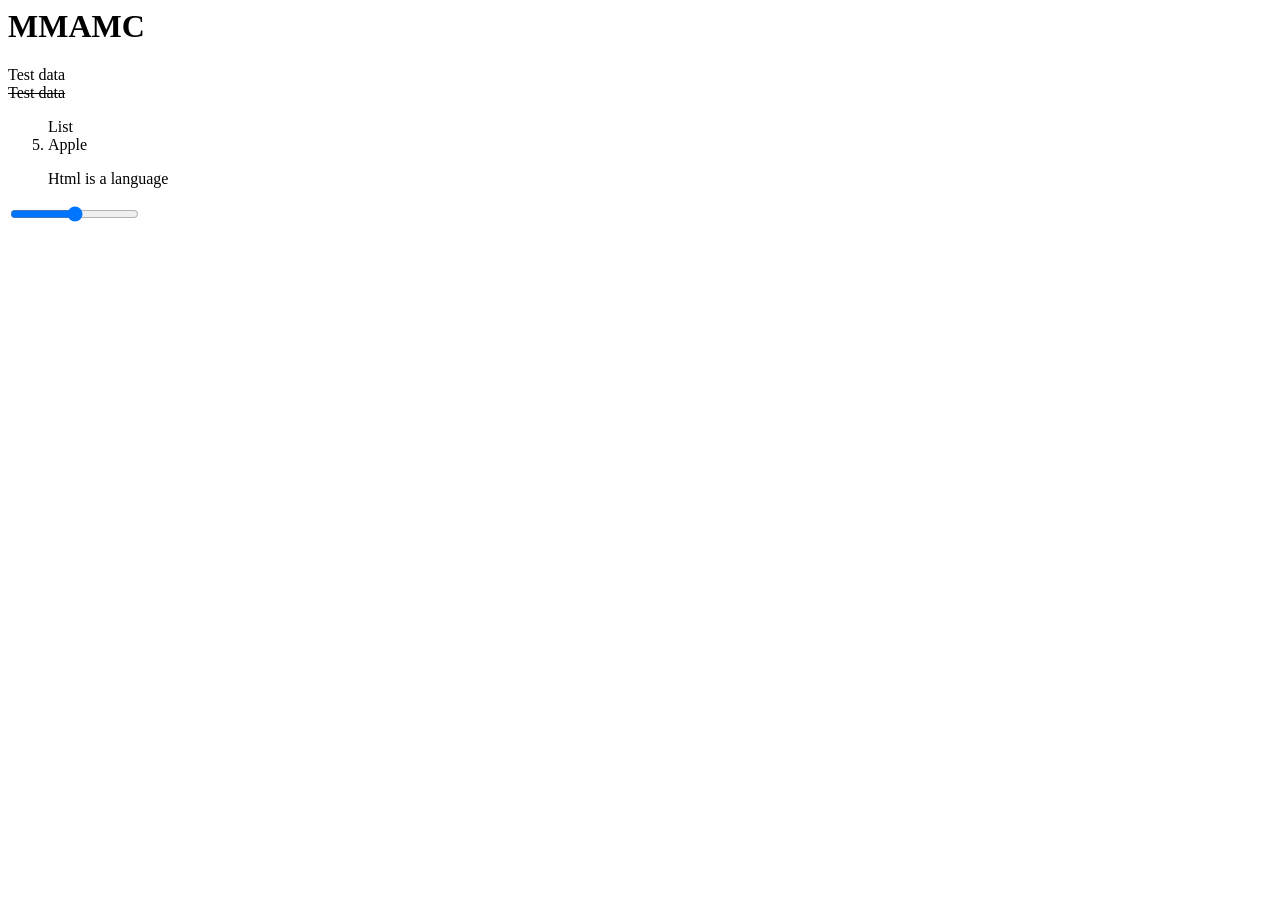
<file: index.html>
<html>
    <head></head>
<body>
    <h1>MMAMC</h1>
    <div>Test data</div>
    <del>Test data</del>
    <ol start="5">List
    <li> Apple</li>
    </ol>
    <dl>
        <dd>Html is a language</dd>
    </dl>
    <input type="range">
</body>
</html>
</file>
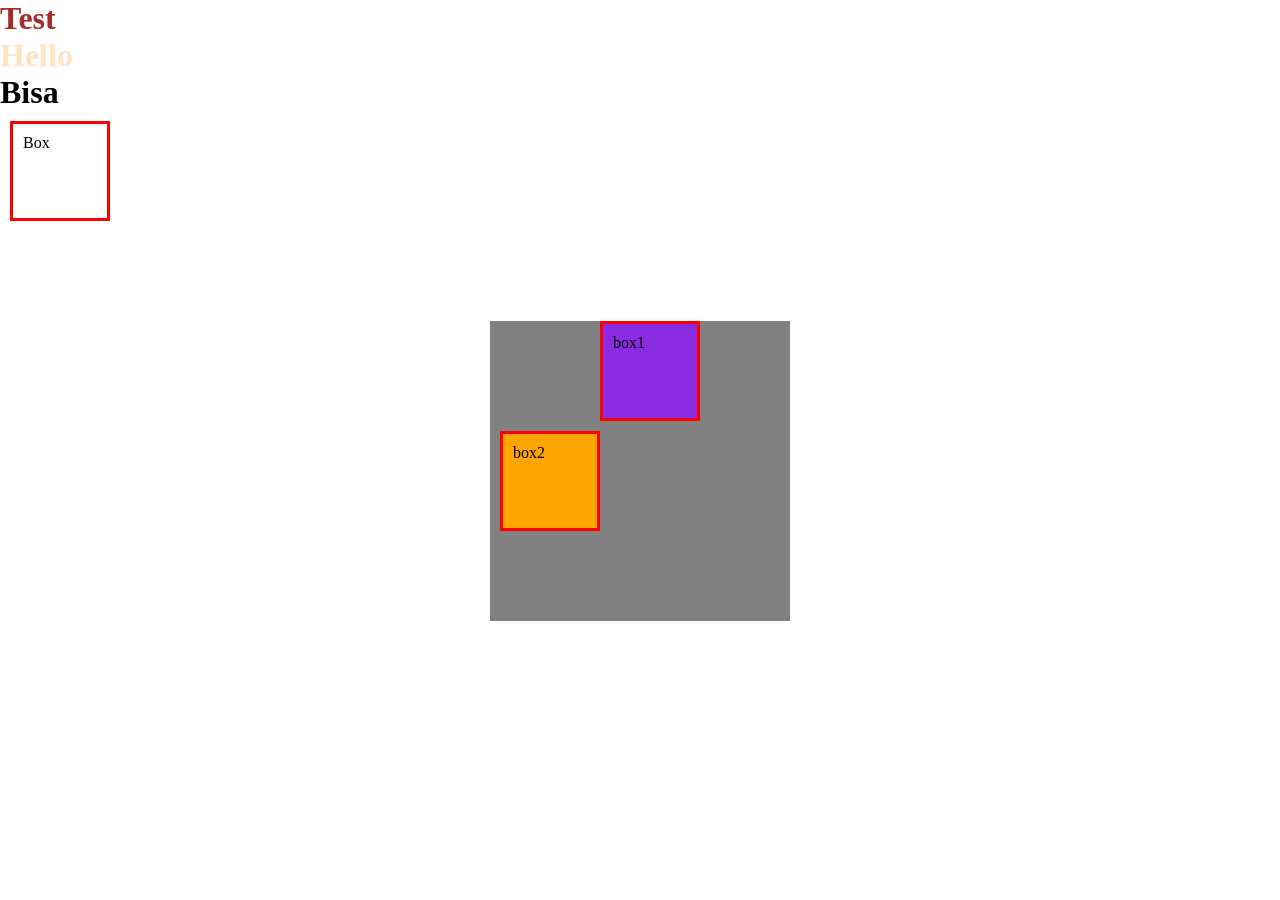
<file: CSS/index.html>
<html>
    <head>
        <title> CSS class</title>
        <style> 
        h1{
            color:aquamarine;
        }
        </style>
        <link rel="stylesheet" href="style.css"
    </head>
    <body>
    <h1 id="hi">Test</h1>
    <h1 style="color:bisque">Hello</h1>
    <h1 class="num">Bisa</h1>
    <div class="box">Box</div>
    <div class="container"> 
        <div class="box" id="box1">box1</div>
        <div class="box" id="box2">box2</div>
    </div>
    </body>
</html>
</file>
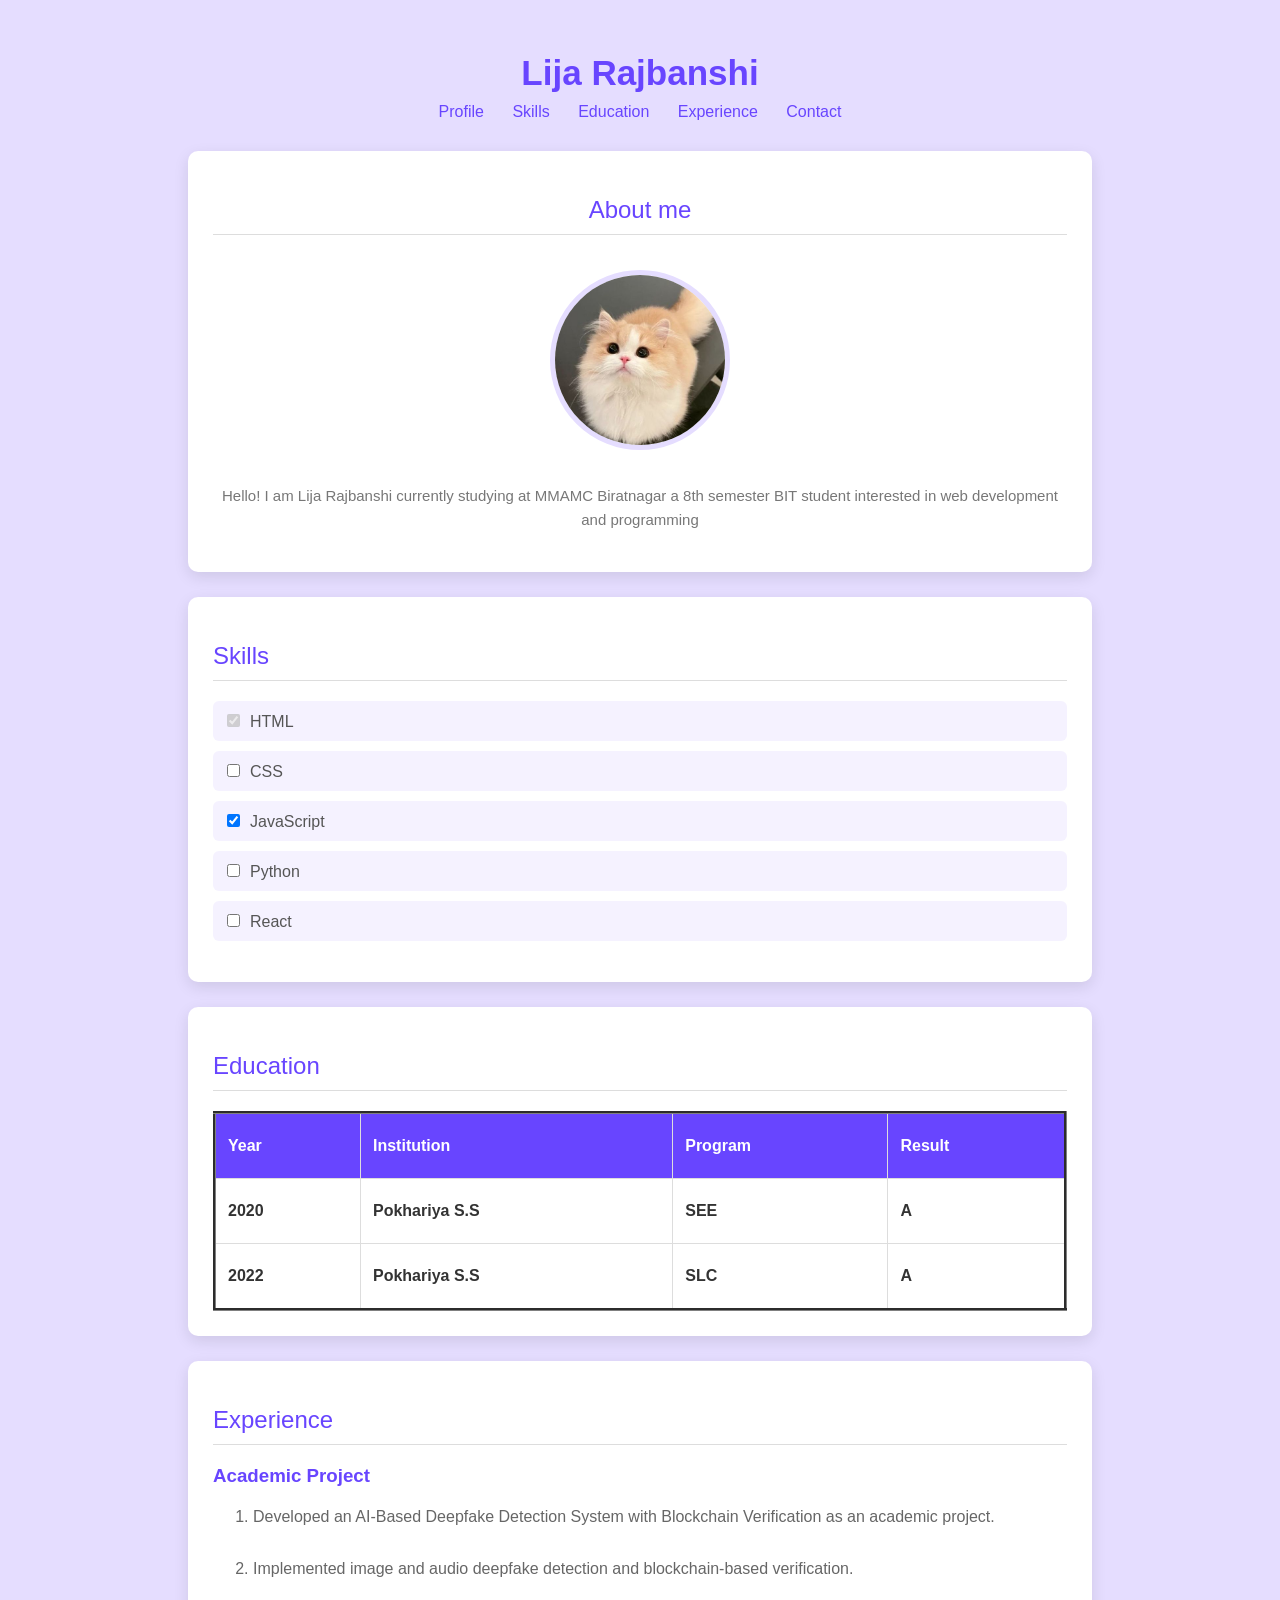
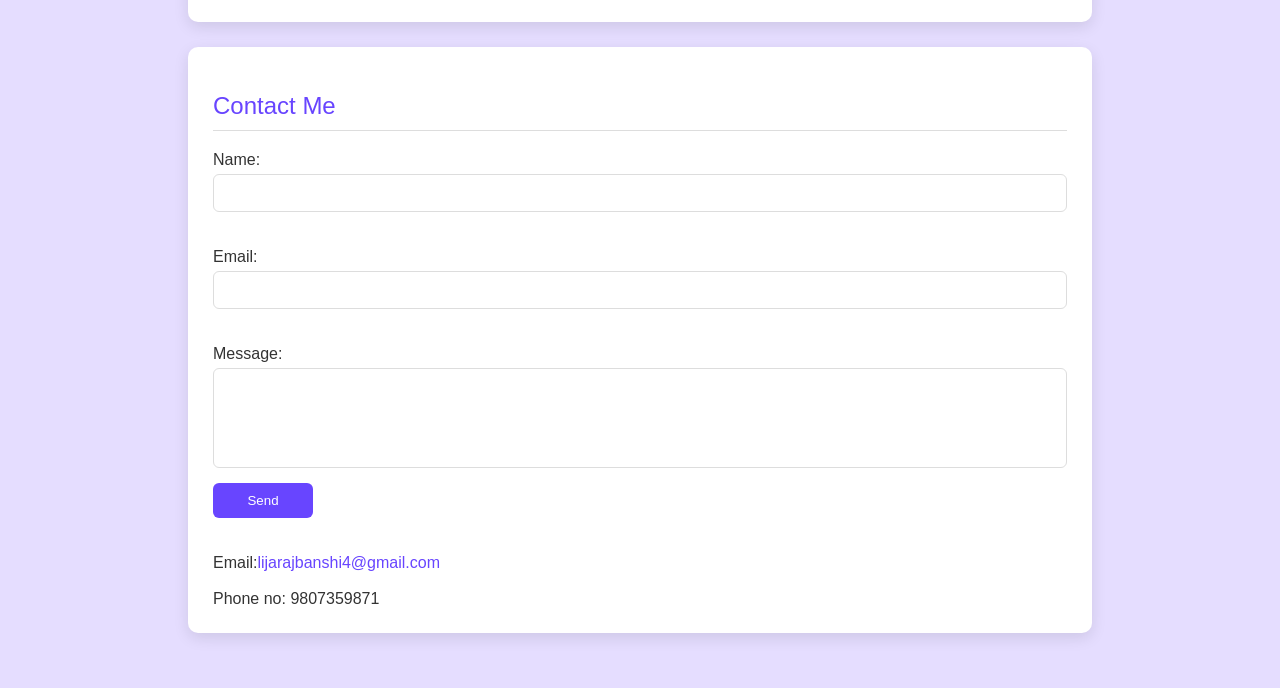
<file: Task/index.html>
<!DOCTYPE html>
<hmtl>
    <head>
        <title>Portfolio</title>
        <link rel="stylesheet" href="style.css">
    </head>
    <body>
        <h1>Lija Rajbanshi</h1>
        <nav class="tabs">
            <a href="#profile">Profile</a>
            <a href="#skills">Skills</a>
            <a href="#education">Education</a>
            <a href="#experience">Experience</a>
            <a href="#contact">Contact</a>
        </nav>
        <section id="profile">
            <h2>About me</h2>
            <img src="pic.jpg">
            <p> Hello! I am Lija Rajbanshi currently studying at MMAMC Biratnagar a 8th semester BIT student interested in web development and programming</p>
        </section>
        <section id="skills">
            <h2>Skills</h2>
            <ul>
                <li><input type="checkbox" checked disabled>HTML</li>
                <li><input type="checkbox">CSS</li>
                 <li><input type="checkbox"checked>JavaScript</li>
       <li><input type="checkbox">Python</li>
       <li><input type="checkbox">React</li>
       </ul>
    </section>
    <section id="education">
    <h2>Education</h2>
    <table border="3" width="600" height="200">
        <tr>
            <th>Year</th>
            <th>Institution</th>
            <th>Program</th>
            <th>Result</th>
        </tr>
        <tr>
            <th>2020</th>
            <th>Pokhariya S.S
            <th>SEE</th>
            <th>A</th>
        </tr>
        <tr>
            <th>2022</th>
            <th>Pokhariya S.S</th>
            <th>SLC</th>
            <th>A</th>
        </tr>
    </table>
    </section>
    <section id="experience">
    <h2>Experience</h2>
      <h3> Academic Project</h3>
      <ol>
       <li>Developed an AI-Based Deepfake Detection System with Blockchain Verification as an academic project.</li><br>
       <li>Implemented image and audio deepfake detection and blockchain-based verification.</li>
      </ol>
    </section>
    <section id="contact">
    <h2>Contact Me</h2>
    <form>
    <label for="name">Name:</label>
    <input type="text" id="name" name="name" size="50"><br><br>
    <label for="email">Email:</label>
    <input type="email" id="email" name="email" size="50"><br><br>
    <label for="message">Message:</label>
    <textarea id="message" name="message" row="3" cols="50"></textarea>
    <input type="submit" value="Send"><br><br>
    <div>Email:<a href="mailto:lijarajbanshi4@gmail.com">lijarajbanshi4@gmail.com</a></div><br>
    <div>Phone no: 9807359871</div>
    </form>
    </section>
</body>
</html>
</file>
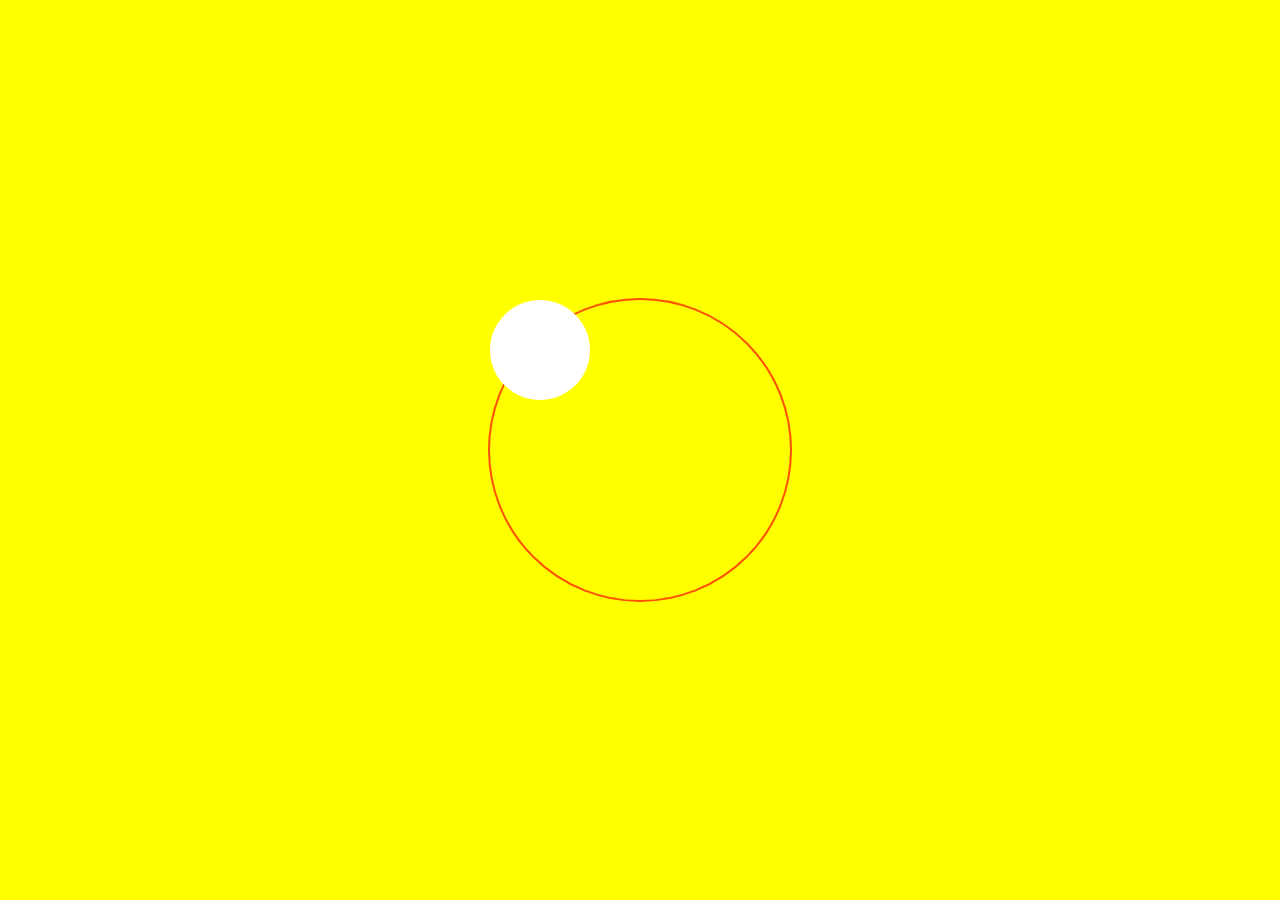
<file: CSS/animation/index.html>
<html>
    <head>
        <title>Animation</title>
        <style>
            body{
                margin:0;
                height: 100vh;
                background-color: yellow;
                display: flex;
                justify-content: center;
                align-items: center;
            }
            .container{
                border: 2px solid rgb(255, 81, 0);
                height: 300px;
                width: 300px;
                border-radius: 50%;
                animation: orbit 1s linear infinite;
            }
            .box{
                height:100px;
                width:100px;
                background-color:white;
                animation-name: orbit;
                animation-duration: 2s;
                animation-iteration-count:infinite;
                animation-direction:normal;
                border-radius: 50%;
                animation-timing-function: linear;
                
            }
            @keyframes circles{
                0%{
                    transform: translate(0,0);
                }
                25%{
                    transform: translate(200px,0);
                }
                50%{
                    transform: translate(200px,200px);
                }
                75%{
                    transform: translate(0,200px);
                }
               
            }
            @keyframes orbit{
                from{
                    transform: rotate(0);
                }
                to{
                    transform: rotate(360deg);
                }
            }
        </style>
    </head>
    <body>
        <div class="container">
            <div class="box"></div>
        </div>
    </body>
</html>
</file>
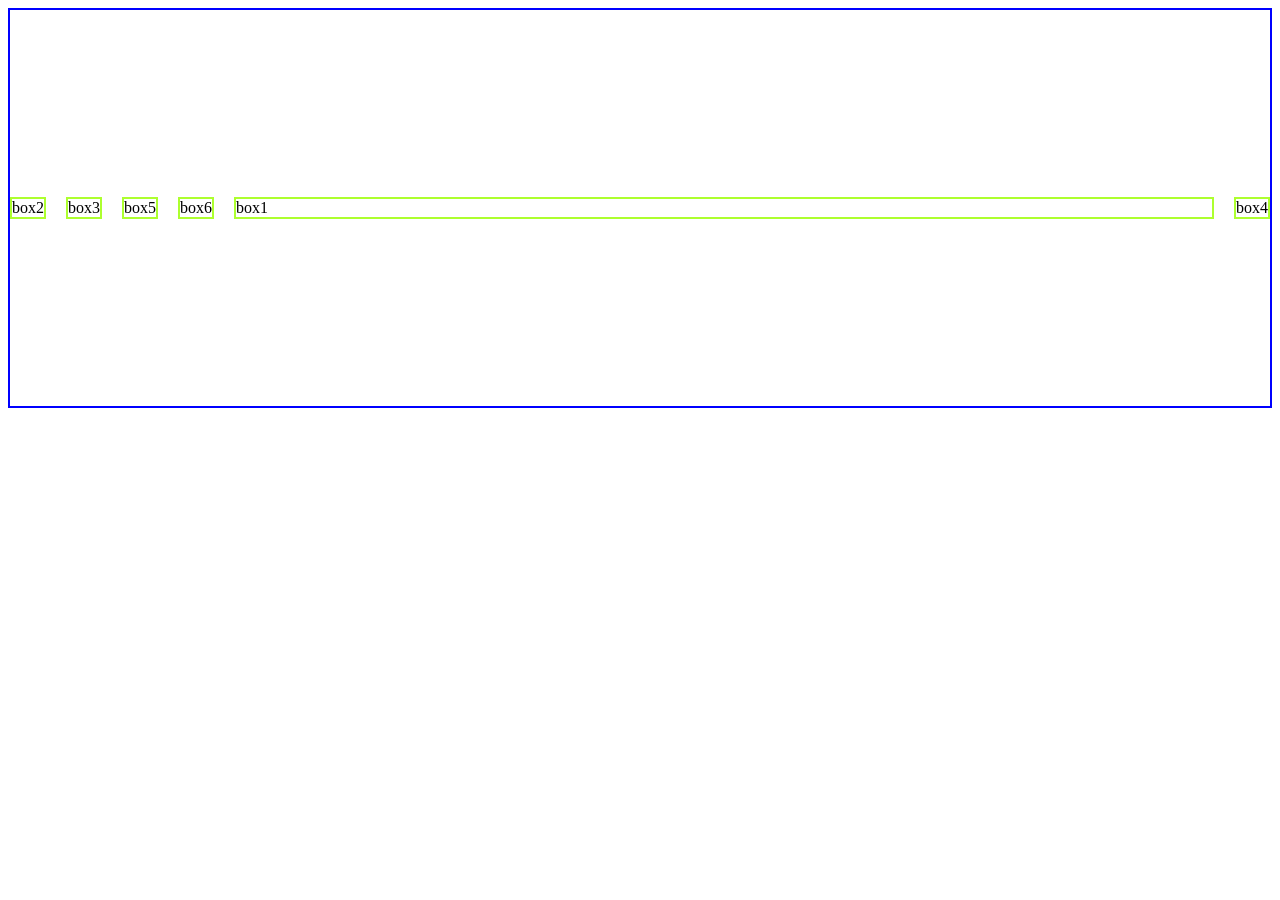
<file: CSS/flexbox/index.html>
<html>
    <head>
        <title>Flex box</title>
        <link rel="stylesheet" href="style.css"
    </head>
    <body>
        <div class="container">
            <div class="box" id="box1">box1</div>
            <div class="box" id="box2">box2</div>
            <div class="box" id="box3">box3</div>
            <div class="box" id="box4">box4</div>
            <div class="box" id="box5">box5</div>
            <div class="box" id="box6">box6</div>
        </div>
    </body>
</html>
</file>
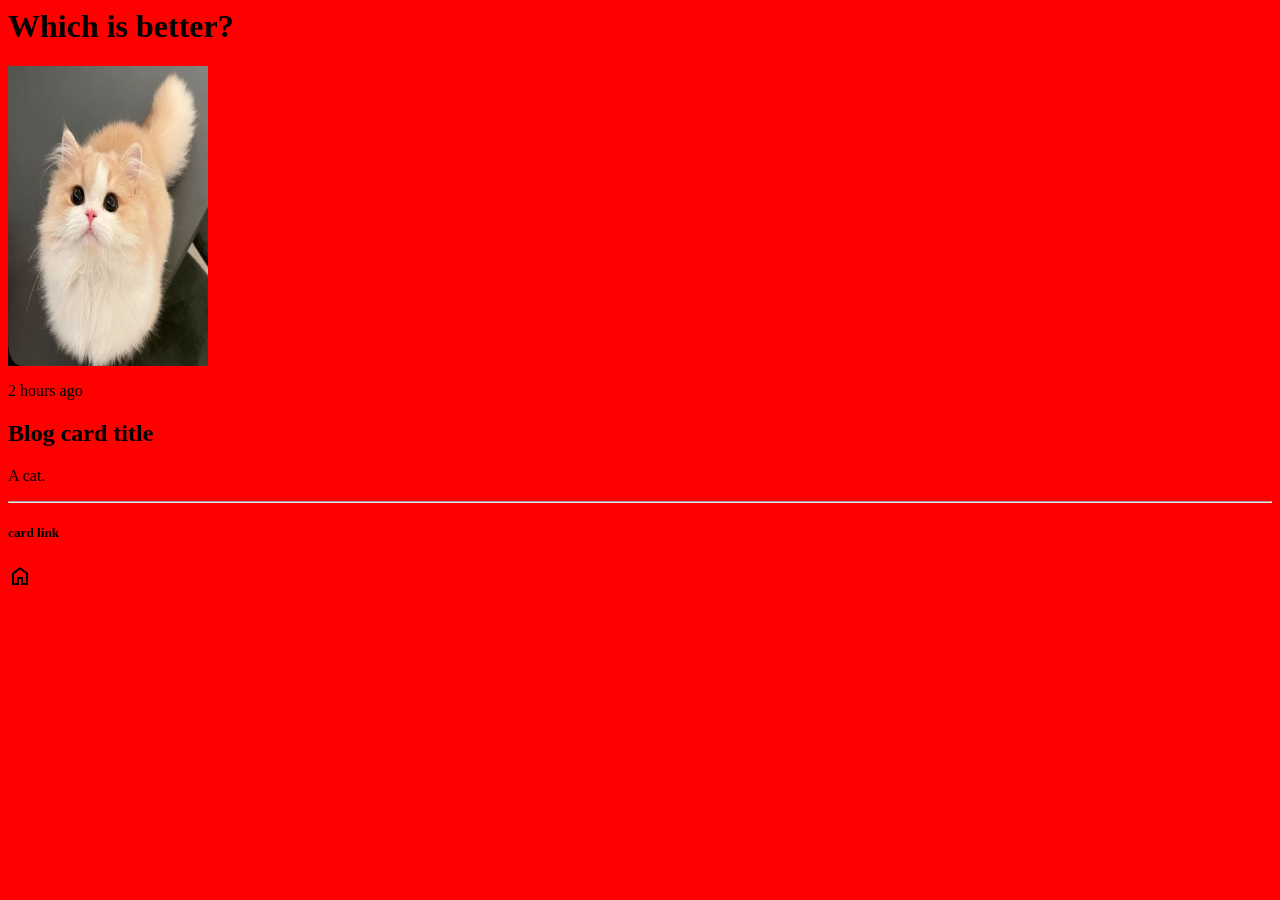
<file: CSS/design.html>
<html>
    <head>
        
        <title>Blog Design</title>
        <meta name="viewport" content="width=device-width, initial-scale=1.0">
        <link href="https://fonts.googleapis.com/css2?family=Material+Symbols+Outlined" rel="stylesheet" />
        <link rel="stylesheet" href="style2.css">
    </head>
    <body>
        <h1>Which is better?</h1>
        <div class="container">
            <img src="pic.jpg" alt="" height="300" width="200">
            <p>2 hours ago</p>
            <h2>Blog card title</h2>
            <p> A cat.</p>
        </div>
        <hr>
        <h5>card link</h5>
        <span class="material-symbols-outlined">home</span>
    </body>
</html>
</file>
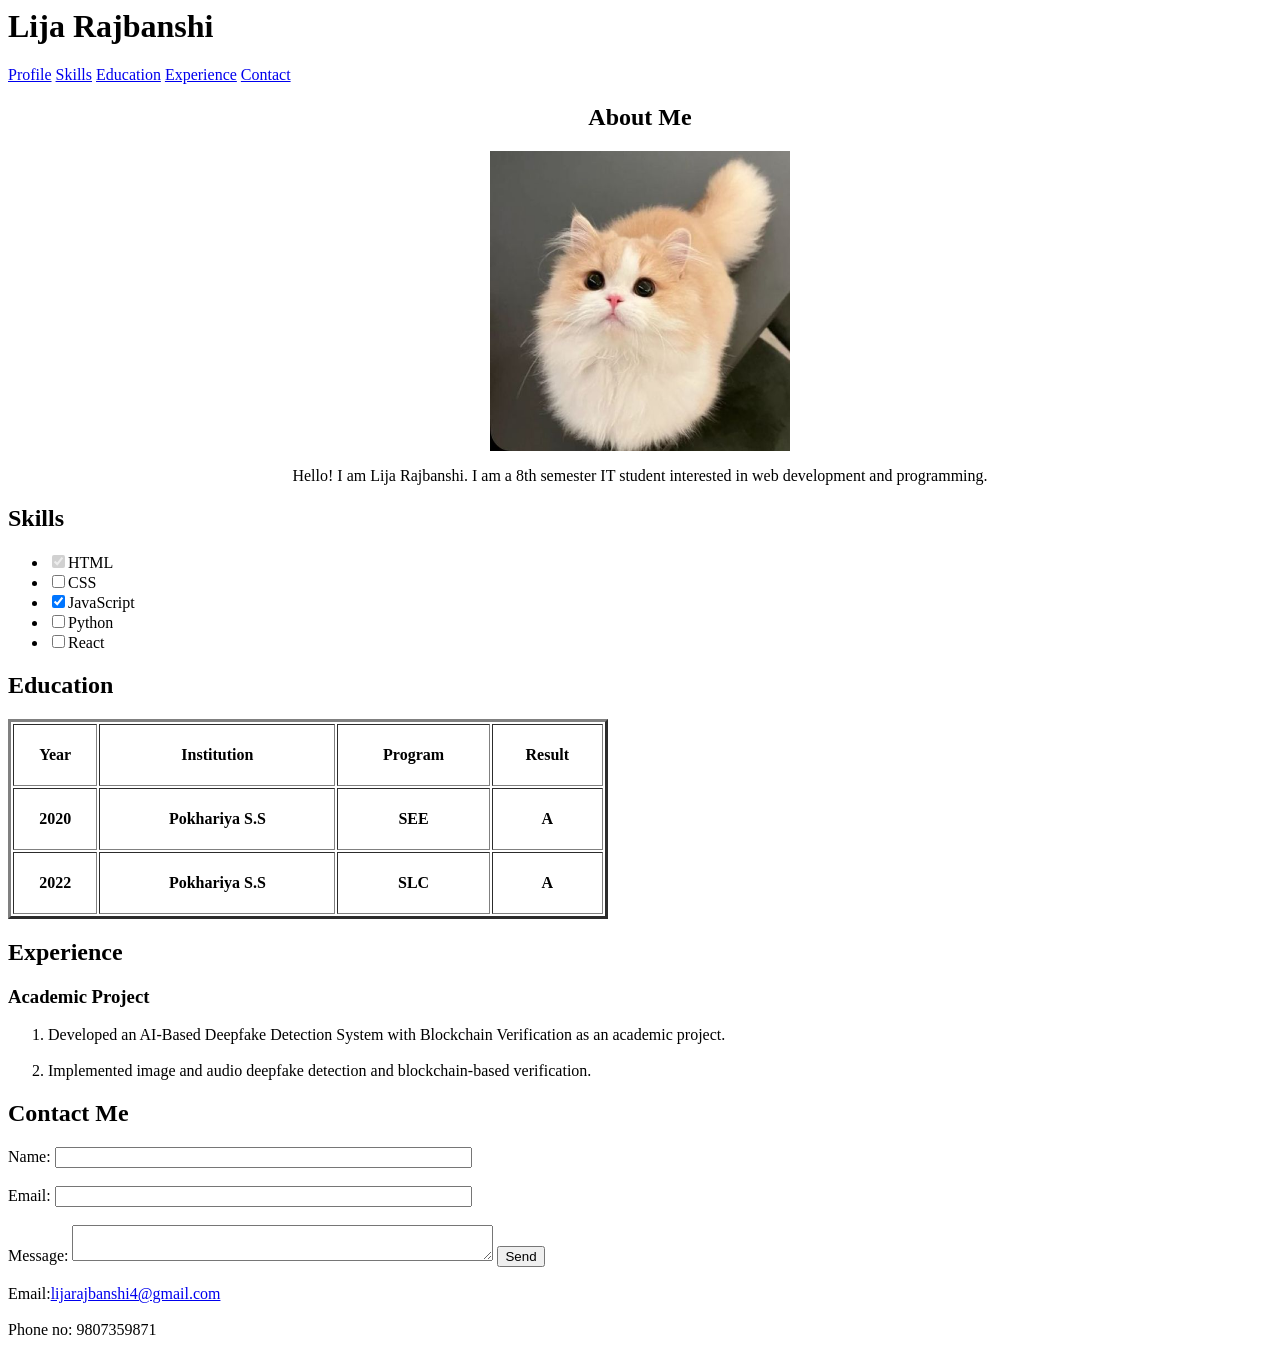
<file: Task/task.html>
<html>
<head>
    <title>Lija Rajbanshi|Portfolio</title>
</head>
<body>
    <h1>Lija Rajbanshi</h1>
    <nav class="tabs">
  <a href="#profile">Profile</a>
  <a href="#skills">Skills</a>
  <a href="#education">Education</a>
  <a href="#experience">Experience</a>
  <a href="#contact">Contact</a>
</nav>
    <section id="profile">
    <center><h2>About Me</h2>
    <img src="pic.jpg" style="width:300 ; height:300">
    <p>
        Hello! I am Lija Rajbanshi. I am a 8th semester IT student interested in web development and programming.
    </p></center>
    </section>
    <section id="skills">
    <h2>Skills</h2>
       <ul>
       <li><input type="checkbox" checked disabled>HTML</li>
       <li><input type="checkbox">CSS</li>
       <li><input type="checkbox"checked>JavaScript</li>
       <li><input type="checkbox">Python</li>
       <li><input type="checkbox">React</li>
       </ul>
    </section>
    <section id="education">
    <h2>Education</h2>
    <table border="3" width="600" height="200">
        <tr>
            <th>Year</th>
            <th>Institution</th>
            <th>Program</th>
            <th>Result</th>
        </tr>
        <tr>
            <th>2020</th>
            <th>Pokhariya S.S
            <th>SEE</th>
            <th>A</th>
        </tr>
        <tr>
            <th>2022</th>
            <th>Pokhariya S.S</th>
            <th>SLC</th>
            <th>A</th>
        </tr>
    </table>
    </section>
    <section id="experience">
    <h2>Experience</h2>
      <h3> Academic Project</h3>
      <ol>
       <li>Developed an AI-Based Deepfake Detection System with Blockchain Verification as an academic project.</li><br>
       <li>Implemented image and audio deepfake detection and blockchain-based verification.</li>
      </ol>
    </section>
    <section id="contact">
    <h2>Contact Me</h2>
    <form>
    <label for="name">Name:</label>
    <input type="text" id="name" name="name" size="50"><br><br>
    <label for="email">Email:</label>
    <input type="email" id="email" name="email" size="50"><br><br>
    <label for="message">Message:</label>
    <textarea id="message" name="message" row="3" cols="50"></textarea>
    <input type="submit" value="Send"><br><br>
    <div>Email:<a href="mailto:lijarajbanshi4@gmail.com">lijarajbanshi4@gmail.com</a></div><br>
    <div>Phone no: 9807359871</div>
    </form>
    </section>
</body>
</html>
</file>
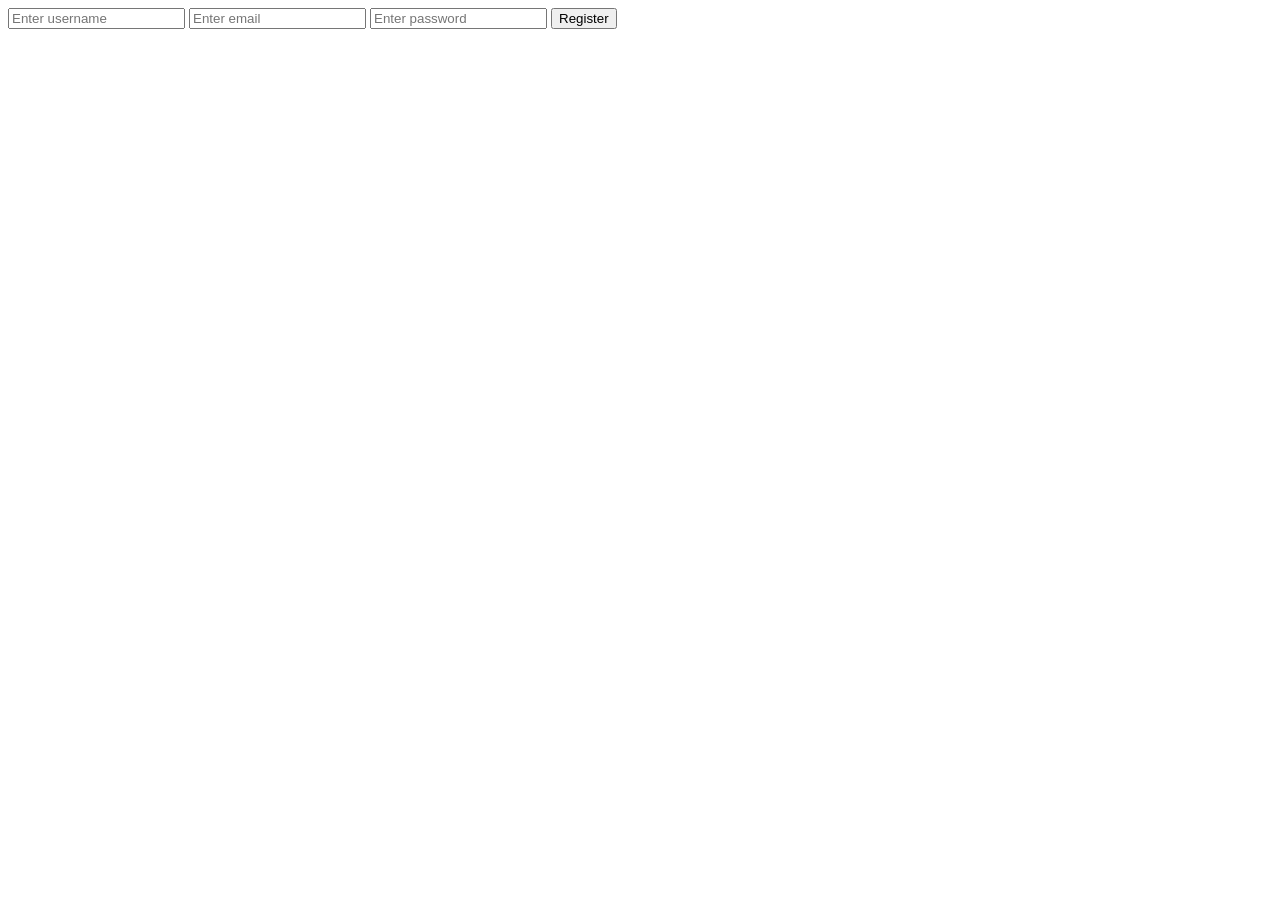
<file: CSS/JavaScript/form.html>
<html>
    <head>
        <title>Form</title>
    </head>
    <body>
         
        <!-- <form id="registrationForm">
        <label for="username">Full Name</label>
        <input type="text" id="username" name="username" >

        <label for="email">Email</label>
        <input type="email" id="email" name="email">

        <label for="password">Password</label>
        <input type="password" id="password" name="password">
         <button type="submit">Submit</button>
        
        </form> -->
        <form id="registrationForm">
        <input type="text" id="username" placeholder="Enter username">
        <input type="email" id="email" placeholder="Enter email">
        <input type="password" id="password" placeholder="Enter password">
        <button type="submit">Register</button>
    </form>
    <script src="script2.js"></script>
    <p id="message"></p>
    </body>
</html>
</file>
<file: CSS/style.css>
* {
    margin: 0;
    padding: 0;
    box-sizing: border-box;
}

h1 {
    color: blue;
}

#hi {
    color: brown !important;
}

.num {
    color: black;
}

.box {
    height: 100px;
    width: 100px;
    border: 3px solid red;
    padding: 10px;
    margin: 10px;
    box-sizing: border-box;
}

.container {
    background-color: gray;
    height: 300px;
    width: 300px;
    margin: 100px auto;
}

#box1 {
    background-color: blueviolet;
    position: relative;
    left: 100px;
}

#box2 {
    background-color: orange;
}
</file>
<file: Task/style.css>
body {
    background-color: #e5ddff;
    font-family: Arial, sans-serif;
    margin: 0;
    padding: 30px;
    color: #333;
}


/* Main heading */

h1 {
    text-align: center;
    font-size: 35px;
    margin-bottom: 10px;
}

h1 {
    color: #6845ff;
}


/* Navigation */

.tabs {
    text-align: center;
    margin-bottom: 30px;
}

.tabs a {
    color: #6845ff;
    text-decoration: none;
    margin: 0 12px;
    font-size: 16px;
}

.tabs a:hover {
    text-decoration: underline;
}


/* Sections */

section {
    width: 70%;
    margin: 25px auto;
    background-color: white;
    padding: 25px;

    border-radius: 10px;

    box-shadow: 0 5px 15px rgba(0, 0, 0, 0.1);

    text-align: left;
}


/* Section headings */

h2 {
    color: #6845ff;
    font-size: 24px;
    font-weight: normal;

    border-bottom: 1px solid #ddd;
    padding-bottom: 10px;
}


/* Profile */

#profile {
    text-align: center;
}

#profile img {
    width: 170px;
    height: 170px;

    object-fit: cover;

    border-radius: 50%;

    border: 5px solid #e5ddff;

    margin: 15px;
}

#profile p {
    color: #777;
    font-size: 15px;
    line-height: 1.6;
}


/* Skills */

#skills ul {
    padding: 0;
    list-style: none;
}

#skills li {
    background-color: #f5f2ff;

    margin: 10px 0;
    padding: 10px;

    border-radius: 6px;

    color: #555;
}

#skills input {
    margin-right: 10px;
}


/* Education table */

table {
    width: 100%;
    border-collapse: collapse;
}

th {
    padding: 12px;
    border: 1px solid #ddd;
}

tr:first-child {
    background-color: #6845ff;
    color: white;
}


/* Experience */

#experience h3 {
    color: #6845ff;
}

#experience li {
    margin-bottom: 10px;
    color: #666;
    line-height: 1.5;
}


/* Contact form */

#contact form {
    display: flex;
    flex-direction: column;
}

#contact input[type="text"],
#contact input[type="email"],
#contact textarea {
    padding: 10px;

    border: 1px solid #ddd;
    border-radius: 6px;

    font-size: 14px;

    margin-top: 5px;

    box-sizing: border-box;
}

#contact input[type="text"],
#contact input[type="email"] {
    width: 100%;
}

#contact textarea {
    width: 100%;
    height: 100px;
    resize: none;
}


/* Send button */

#contact input[type="submit"] {
    background-color: #6845ff;

    color: white;

    border: none;

    padding: 10px 20px;

    border-radius: 6px;

    cursor: pointer;

    margin-top: 15px;

    width: 100px;
}

#contact input[type="submit"]:hover {
    background-color: #5030d6;
}


/* Links */

#contact a {
    color: #6845ff;
    text-decoration: none;
}


/* Mobile */

@media screen and (max-width: 800px) {

    body {
        padding: 15px;
    }

    section {
        width: 90%;
    }

    .tabs a {
        display: inline-block;
        margin: 5px;
    }
}


@media screen and (max-width: 500px) {

    body {
        padding: 10px;
    }

    h1 {
        font-size: 28px;
    }

    section {
        width: 90%;
        padding: 15px;
    }

    table {
        font-size: 12px;
    }

    .tabs a {
        font-size: 14px;
    }
}
</file>
<file: CSS/flexbox/style.css>
*{
    box-sizing:border-box;

}
.container{
    border: 2px solid blue;
    height:400px;
    display:flex;
    flex-direction: row;
    flex-wrap: wrap-reverse;
    justify-content:center;
    align-items: center;
    gap:20px;
}
.box{
    border:2px solid greenyellow;
    margin: 10px 0;

}
#box1{
    order:1;
    flex-grow: 1;
    flex-shrink: 2;
}
#box4{
    order:2;
}
</file>
<file: CSS/style2.css>
body{
    background-color: red;
}
@media screen and (max-width:800px){
    body{
        background-color: blue;
    }
}
@media screen and (max-width:500px){
    body{
        background-color: black;
    }
}
</file>
